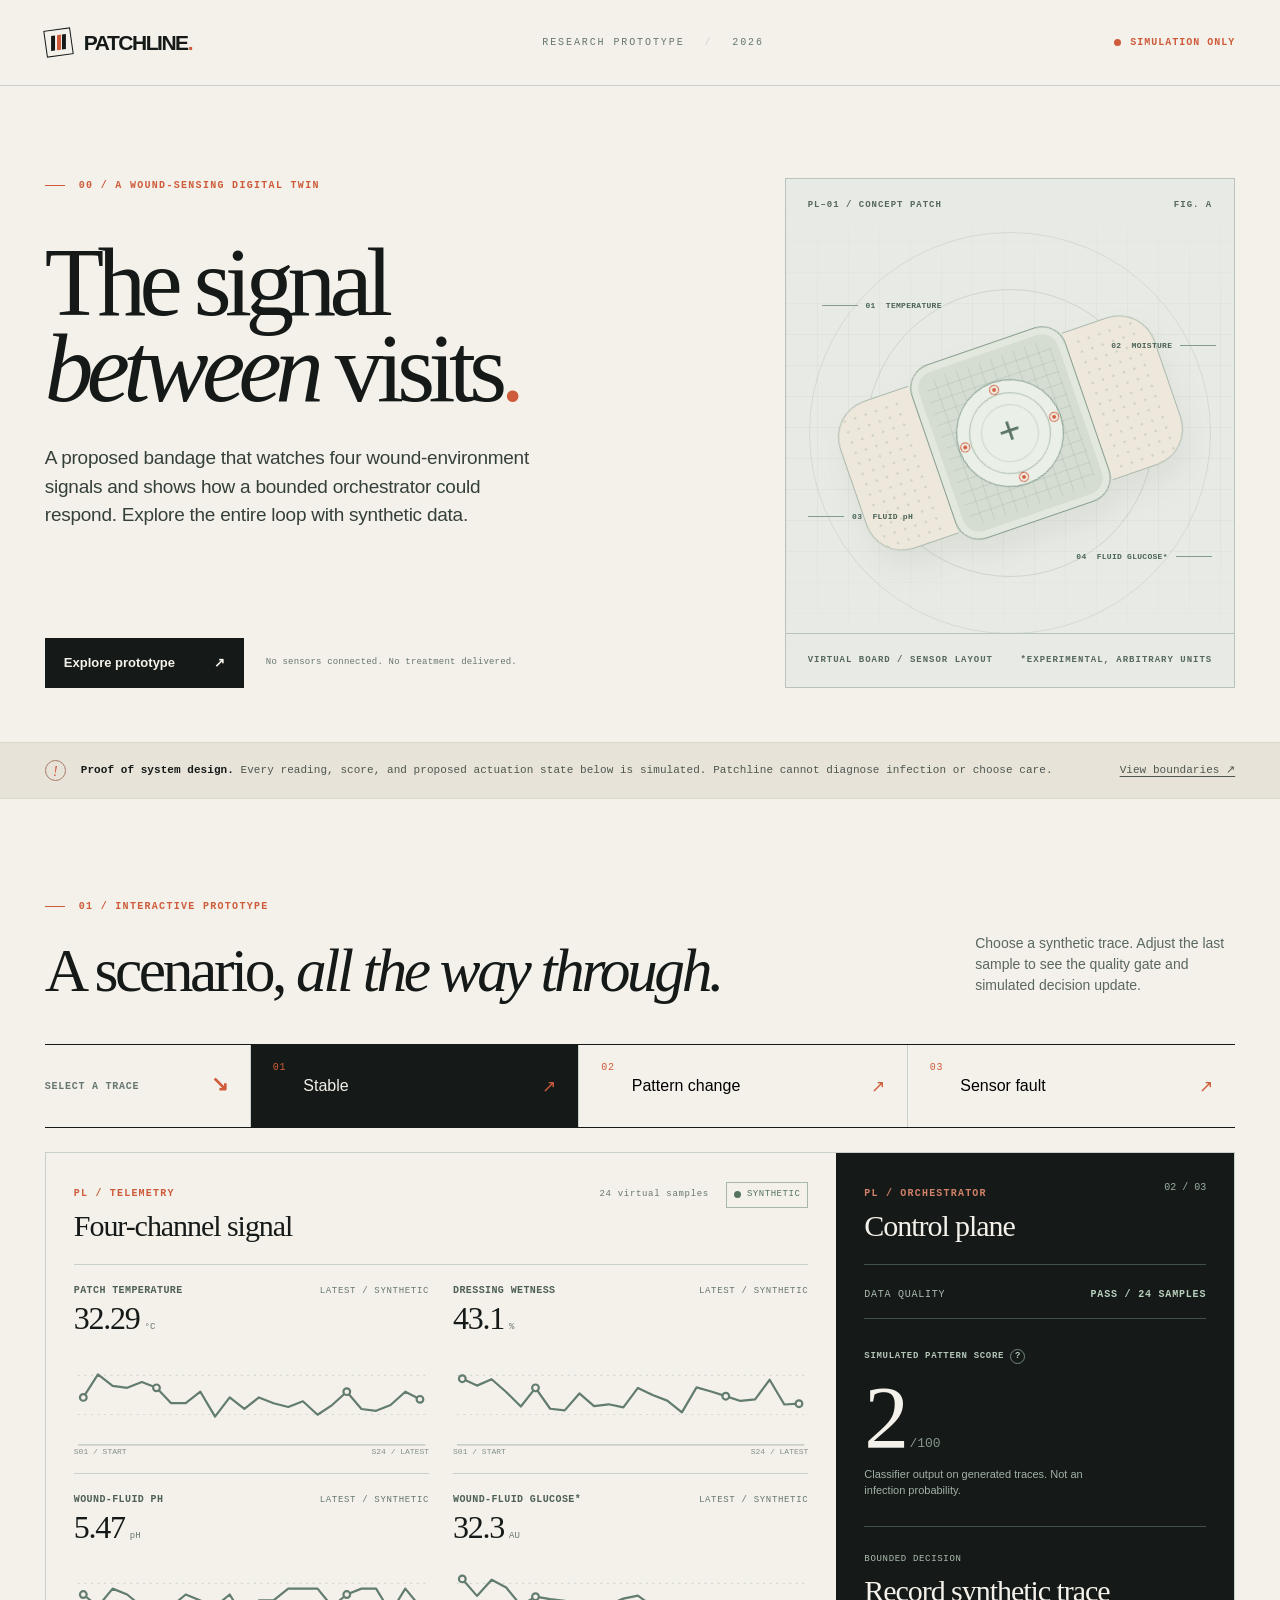
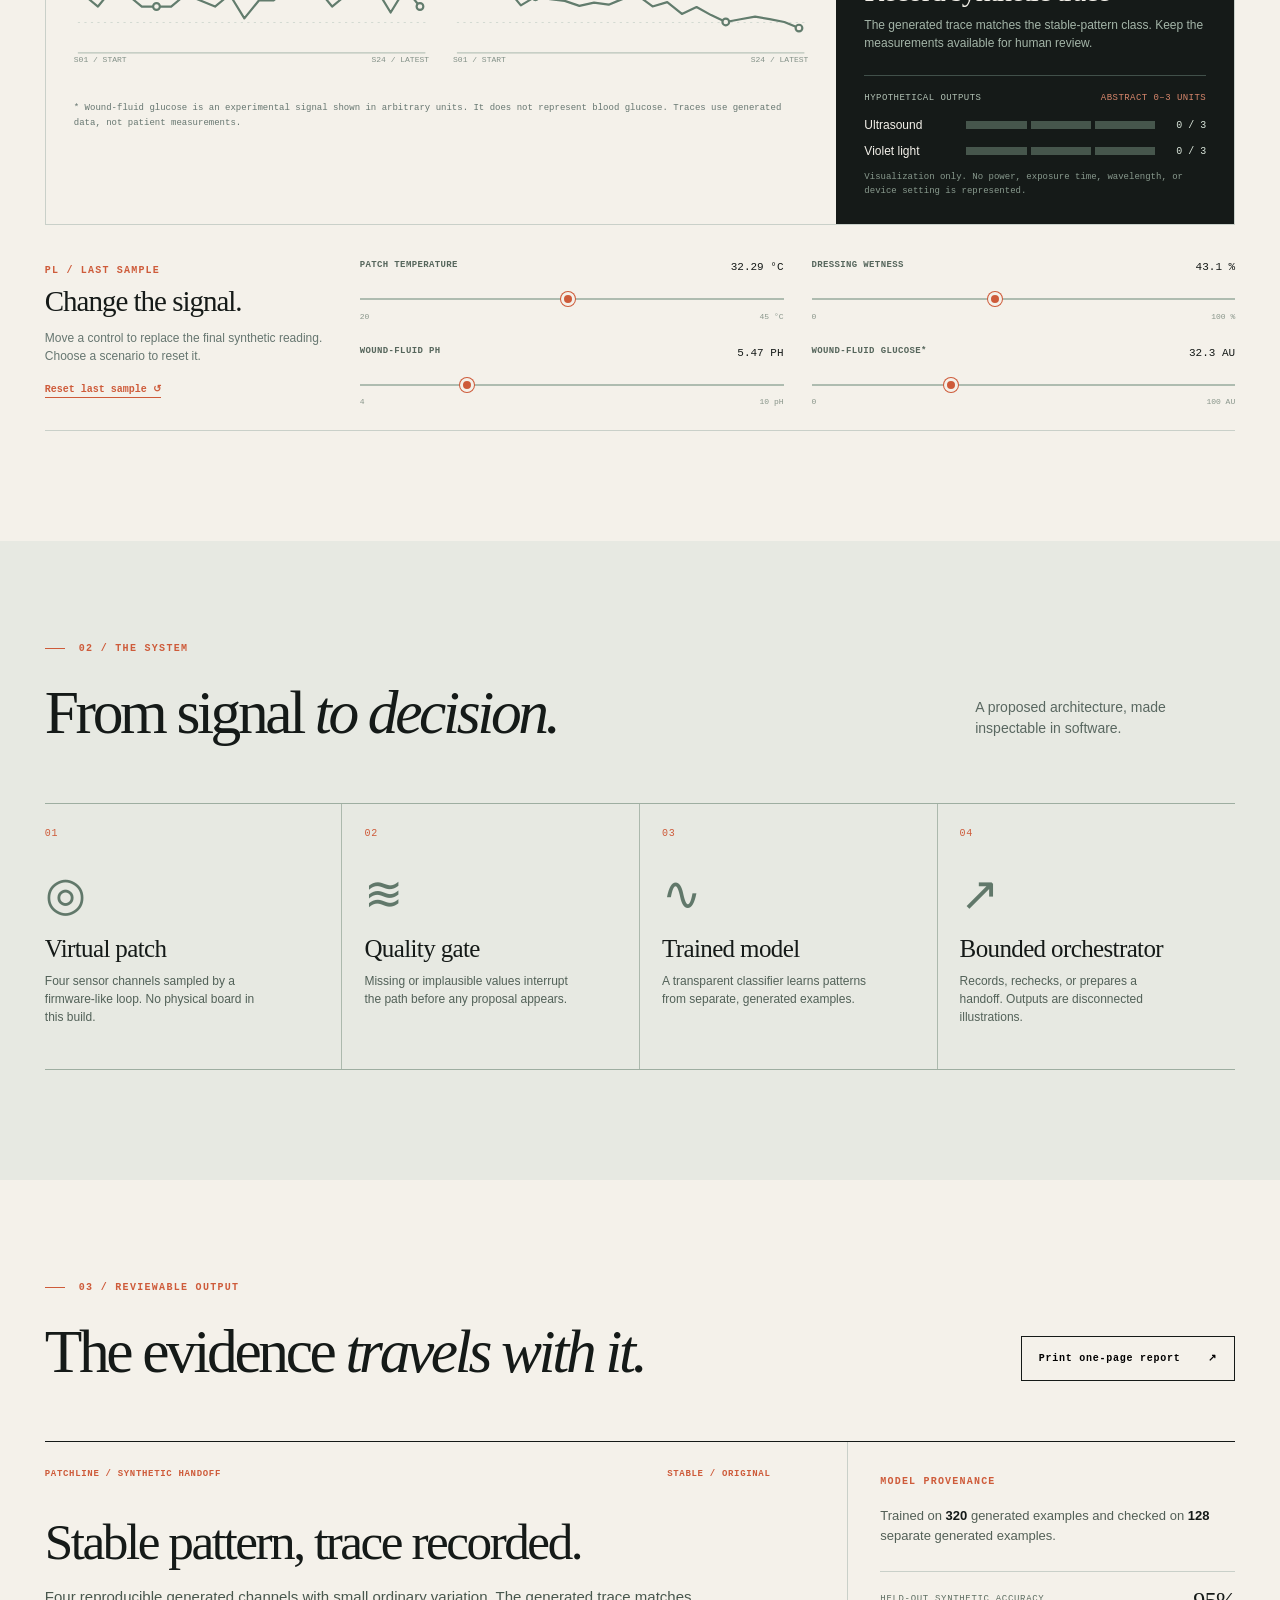
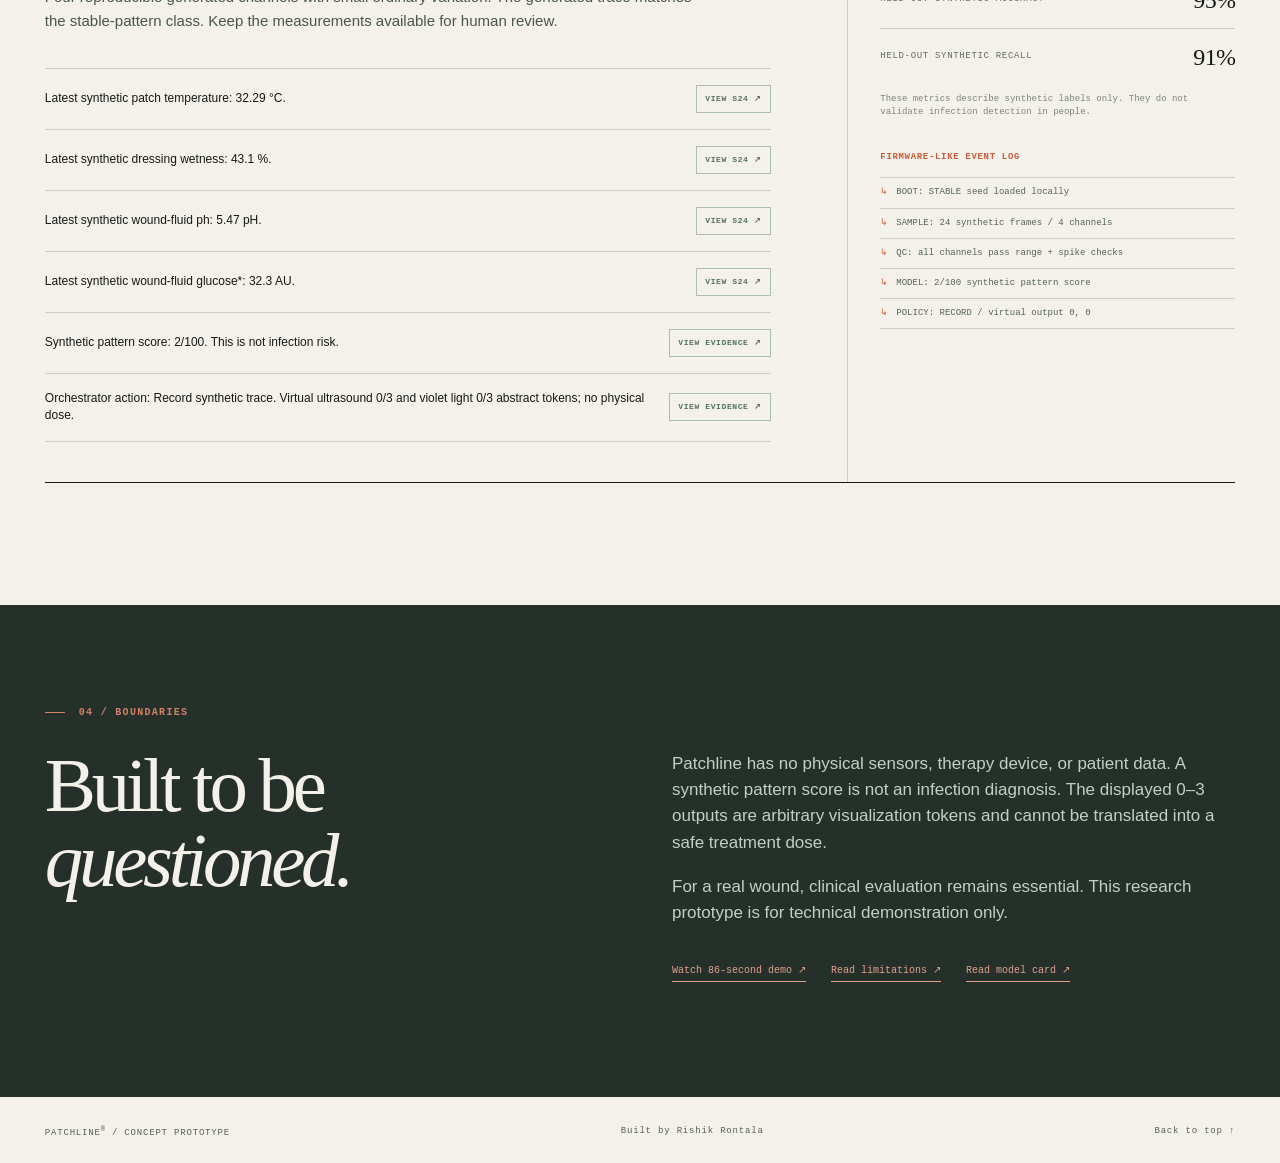
<file: index.html>
<!doctype html>
<html lang="en">
<head>
  <meta charset="utf-8">
  <meta name="viewport" content="width=device-width, initial-scale=1">
  <meta name="theme-color" content="#f4f1ea">
  <meta name="author" content="Rishik Rontala">
  <meta name="description" content="Patchline is an interactive, synthetic digital twin of a proposed smart bandage. Simulation only; no medical use.">
  <title>Patchline — The signal between visits</title>
  <link rel="stylesheet" href="./styles.css">
  <script type="module" src="./app.js"></script>
</head>
<body>
  <a class="skip-link" href="#main">Skip to prototype</a>
  <div class="page-shell">
    <header class="masthead" aria-label="Site header">
      <a class="brand" href="#top" aria-label="Patchline home"><span class="brand-mark" aria-hidden="true"><i></i><i></i><i></i></span><span>PATCHLINE<span class="brand-dot">.</span></span></a>
      <div class="masthead-center">RESEARCH PROTOTYPE <span aria-hidden="true">/</span> 2026</div>
      <div class="masthead-status"><span class="status-dot" aria-hidden="true"></span> SIMULATION ONLY</div>
    </header>

    <main id="main">
      <section id="top" class="hero" aria-labelledby="hero-title">
        <div class="hero-copy">
          <div class="section-index"><span class="index-bar"></span> 00 / A WOUND-SENSING DIGITAL TWIN</div>
          <h1 id="hero-title">The signal<br><em>between</em> visits<span class="period">.</span></h1>
          <p class="hero-lede">A proposed bandage that watches four wound-environment signals and shows how a bounded orchestrator could respond. Explore the entire loop with synthetic data.</p>
          <div class="hero-action-row">
            <a class="primary-link" href="#prototype">Explore prototype <span aria-hidden="true">↗</span></a>
            <span class="hero-fineprint">No sensors connected. No treatment delivered.</span>
          </div>
        </div>
        <div class="patch-panel" role="img" aria-label="Diagram of a conceptual smart bandage with four virtual sensor channels">
          <div class="patch-panel-head"><span>PL–01 / CONCEPT PATCH</span><span>FIG. A</span></div>
          <div class="patch-visual">
            <div class="patch-label patch-label-t"><span class="callout-line"></span><span>01&nbsp; TEMPERATURE</span></div>
            <div class="patch-label patch-label-m"><span class="callout-line"></span><span>02&nbsp; MOISTURE</span></div>
            <div class="patch-label patch-label-p"><span class="callout-line"></span><span>03&nbsp; FLUID pH</span></div>
            <div class="patch-label patch-label-g"><span class="callout-line"></span><span>04&nbsp; FLUID GLUCOSE*</span></div>
            <div class="patch-shape">
              <div class="patch-wing patch-wing-left"></div>
              <div class="patch-core">
                <div class="patch-core-grid"></div>
                <div class="patch-center">
                  <div class="patch-ring patch-ring-a"></div><div class="patch-ring patch-ring-b"></div>
                  <div class="patch-cross">+</div>
                  <span class="node node-t"></span><span class="node node-m"></span><span class="node node-p"></span><span class="node node-g"></span>
                </div>
              </div>
              <div class="patch-wing patch-wing-right"></div>
            </div>
          </div>
          <div class="patch-panel-foot"><span>VIRTUAL BOARD / SENSOR LAYOUT</span><span>*EXPERIMENTAL, ARBITRARY UNITS</span></div>
        </div>
      </section>

      <div class="safety-band"><span class="safety-sign">!</span><span><strong>Proof of system design.</strong> Every reading, score, and proposed actuation state below is simulated. Patchline cannot diagnose infection or choose care.</span><a href="#boundaries">View boundaries ↗</a></div>

      <section id="prototype" class="prototype-section" aria-labelledby="prototype-title">
        <div class="section-heading">
          <div><div class="section-index"><span class="index-bar"></span> 01 / INTERACTIVE PROTOTYPE</div><h2 id="prototype-title">A scenario, <em>all the way through.</em></h2></div>
          <p>Choose a synthetic trace. Adjust the last sample to see the quality gate and simulated decision update.</p>
        </div>

        <div class="scenario-bar" role="group" aria-label="Synthetic scenario">
          <div class="scenario-label">SELECT A TRACE <span>↘</span></div>
          <div class="scenario-controls">
            <button type="button" class="scenario-button" data-scenario="stable" aria-pressed="true"><span class="scenario-number">01</span><span>Stable</span><span class="scenario-arrow" aria-hidden="true">↗</span></button>
            <button type="button" class="scenario-button" data-scenario="change" aria-pressed="false"><span class="scenario-number">02</span><span>Pattern change</span><span class="scenario-arrow" aria-hidden="true">↗</span></button>
            <button type="button" class="scenario-button" data-scenario="fault" aria-pressed="false"><span class="scenario-number">03</span><span>Sensor fault</span><span class="scenario-arrow" aria-hidden="true">↗</span></button>
          </div>
        </div>

        <div class="workbench">
          <div class="trace-panel">
            <div class="module-header"><div><span class="module-id">PL / TELEMETRY</span><h3>Four-channel signal</h3></div><div class="module-header-right"><span id="sample-count">— samples</span><span class="live-tag"><span></span> SYNTHETIC</span></div></div>
            <div id="trace-grid" class="trace-grid" aria-live="polite"></div>
            <p class="module-caption">* Wound-fluid glucose is an experimental signal shown in arbitrary units. It does not represent blood glucose. Traces use generated data, not patient measurements.</p>
          </div>
          <aside class="decision-panel" aria-labelledby="decision-title">
            <div class="module-header module-header-dark"><div><span class="module-id">PL / ORCHESTRATOR</span><h3 id="decision-title">Control plane</h3></div><span class="decision-step">02 / 03</span></div>
            <div class="quality-row"><span>DATA QUALITY</span><strong id="quality-value">—</strong></div>
            <div class="score-block"><div class="score-label">SIMULATED PATTERN SCORE <button type="button" class="info-button" id="score-info" aria-label="What does simulated pattern score mean?" title="A score trained on synthetic traces; not an infection probability.">?</button></div><div class="score-value"><span id="score-value">—</span><span class="score-denominator">/100</span></div><p id="score-caption">Trained only on generated traces. Not an infection probability.</p></div>
            <div class="decision-outcome"><span class="decision-eyebrow">BOUNDED DECISION</span><h4 id="decision-label">Loading scenario…</h4><p id="decision-rationale">The quality gate runs before the simulated orchestrator.</p></div>
            <div class="virtual-outputs"><div class="virtual-outputs-head"><span>HYPOTHETICAL OUTPUTS</span><span>ABSTRACT 0–3 UNITS</span></div><div class="output-line"><span>Ultrasound</span><div class="level-track" id="ultrasound-track" aria-hidden="true"><i></i><i></i><i></i></div><strong id="ultrasound-value">0 / 3</strong></div><div class="output-line"><span>Violet light</span><div class="level-track" id="violet-track" aria-hidden="true"><i></i><i></i><i></i></div><strong id="violet-value">0 / 3</strong></div><p>Visualization only. No power, exposure time, wavelength, or device setting is represented.</p></div>
          </aside>
        </div>

        <div class="tuning-panel" aria-labelledby="tune-title"><div class="tuning-intro"><span class="module-id">PL / LAST SAMPLE</span><h3 id="tune-title">Change the signal.</h3><p>Move a control to replace the final synthetic reading. Choose a scenario to reset it.</p><button type="button" id="reset-controls" class="text-button">Reset last sample ↺</button></div><div id="manual-controls" class="manual-controls"></div></div>
      </section>

      <section class="pipeline-section" aria-labelledby="pipeline-title"><div class="section-heading compact"><div><div class="section-index"><span class="index-bar"></span> 02 / THE SYSTEM</div><h2 id="pipeline-title">From signal <em>to decision.</em></h2></div><p>A proposed architecture, made inspectable in software.</p></div><div class="pipeline-grid"><div class="pipeline-item"><span class="pipeline-num">01</span><div class="pipeline-icon">◎</div><h3>Virtual patch</h3><p>Four sensor channels sampled by a firmware-like loop. No physical board in this build.</p></div><div class="pipeline-item"><span class="pipeline-num">02</span><div class="pipeline-icon">≋</div><h3>Quality gate</h3><p>Missing or implausible values interrupt the path before any proposal appears.</p></div><div class="pipeline-item"><span class="pipeline-num">03</span><div class="pipeline-icon">∿</div><h3>Trained model</h3><p>A transparent classifier learns patterns from separate, generated examples.</p></div><div class="pipeline-item"><span class="pipeline-num">04</span><div class="pipeline-icon">↗</div><h3>Bounded orchestrator</h3><p>Records, rechecks, or prepares a handoff. Outputs are disconnected illustrations.</p></div></div></section>

      <section class="report-section" id="handoff" aria-labelledby="handoff-title"><div class="section-heading compact"><div><div class="section-index"><span class="index-bar"></span> 03 / REVIEWABLE OUTPUT</div><h2 id="handoff-title">The evidence <em>travels with it.</em></h2></div><button type="button" class="print-button" id="print-report">Print one-page report <span aria-hidden="true">↗</span></button></div><div class="report-layout"><div class="report-main"><div class="report-meta"><span>PATCHLINE / SYNTHETIC HANDOFF</span><span id="report-scenario">SCENARIO —</span></div><h3 id="report-headline">Awaiting scenario</h3><p id="report-summary">The handoff will summarize the generated readings and bounded decision.</p><div class="claim-list" id="claim-list"></div></div><aside class="report-side"><span class="module-id">MODEL PROVENANCE</span><p>Trained on <strong id="train-count">—</strong> generated examples and checked on <strong id="test-count">—</strong> separate generated examples.</p><div class="metric-row"><span>HELD-OUT SYNTHETIC ACCURACY</span><strong id="metric-accuracy">—</strong></div><div class="metric-row"><span>HELD-OUT SYNTHETIC RECALL</span><strong id="metric-recall">—</strong></div><p class="small-muted">These metrics describe synthetic labels only. They do not validate infection detection in people.</p><div class="event-log-title">FIRMWARE-LIKE EVENT LOG</div><ol id="event-log" class="event-log"></ol></aside></div></section>

      <section class="boundaries" id="boundaries"><div class="section-index"><span class="index-bar"></span> 04 / BOUNDARIES</div><div class="boundary-layout"><h2>Built to be<br><em>questioned.</em></h2><div><p>Patchline has no physical sensors, therapy device, or patient data. A synthetic pattern score is not an infection diagnosis. The displayed 0–3 outputs are arbitrary visualization tokens and cannot be translated into a safe treatment dose.</p><p>For a real wound, clinical evaluation remains essential. This research prototype is for technical demonstration only.</p><div class="boundary-links"><a href="./demo.html">Watch 86-second demo ↗</a><a href="./LIMITATIONS.md">Read limitations ↗</a><a href="./MODEL_CARD.md">Read model card ↗</a></div></div></div></section>
    </main>
    <footer class="footer"><span>PATCHLINE<sup>®</sup> / CONCEPT PROTOTYPE</span><span>Built by Rishik Rontala</span><a href="#top">Back to top ↑</a></footer>
  </div>
</body>
</html>
</file>
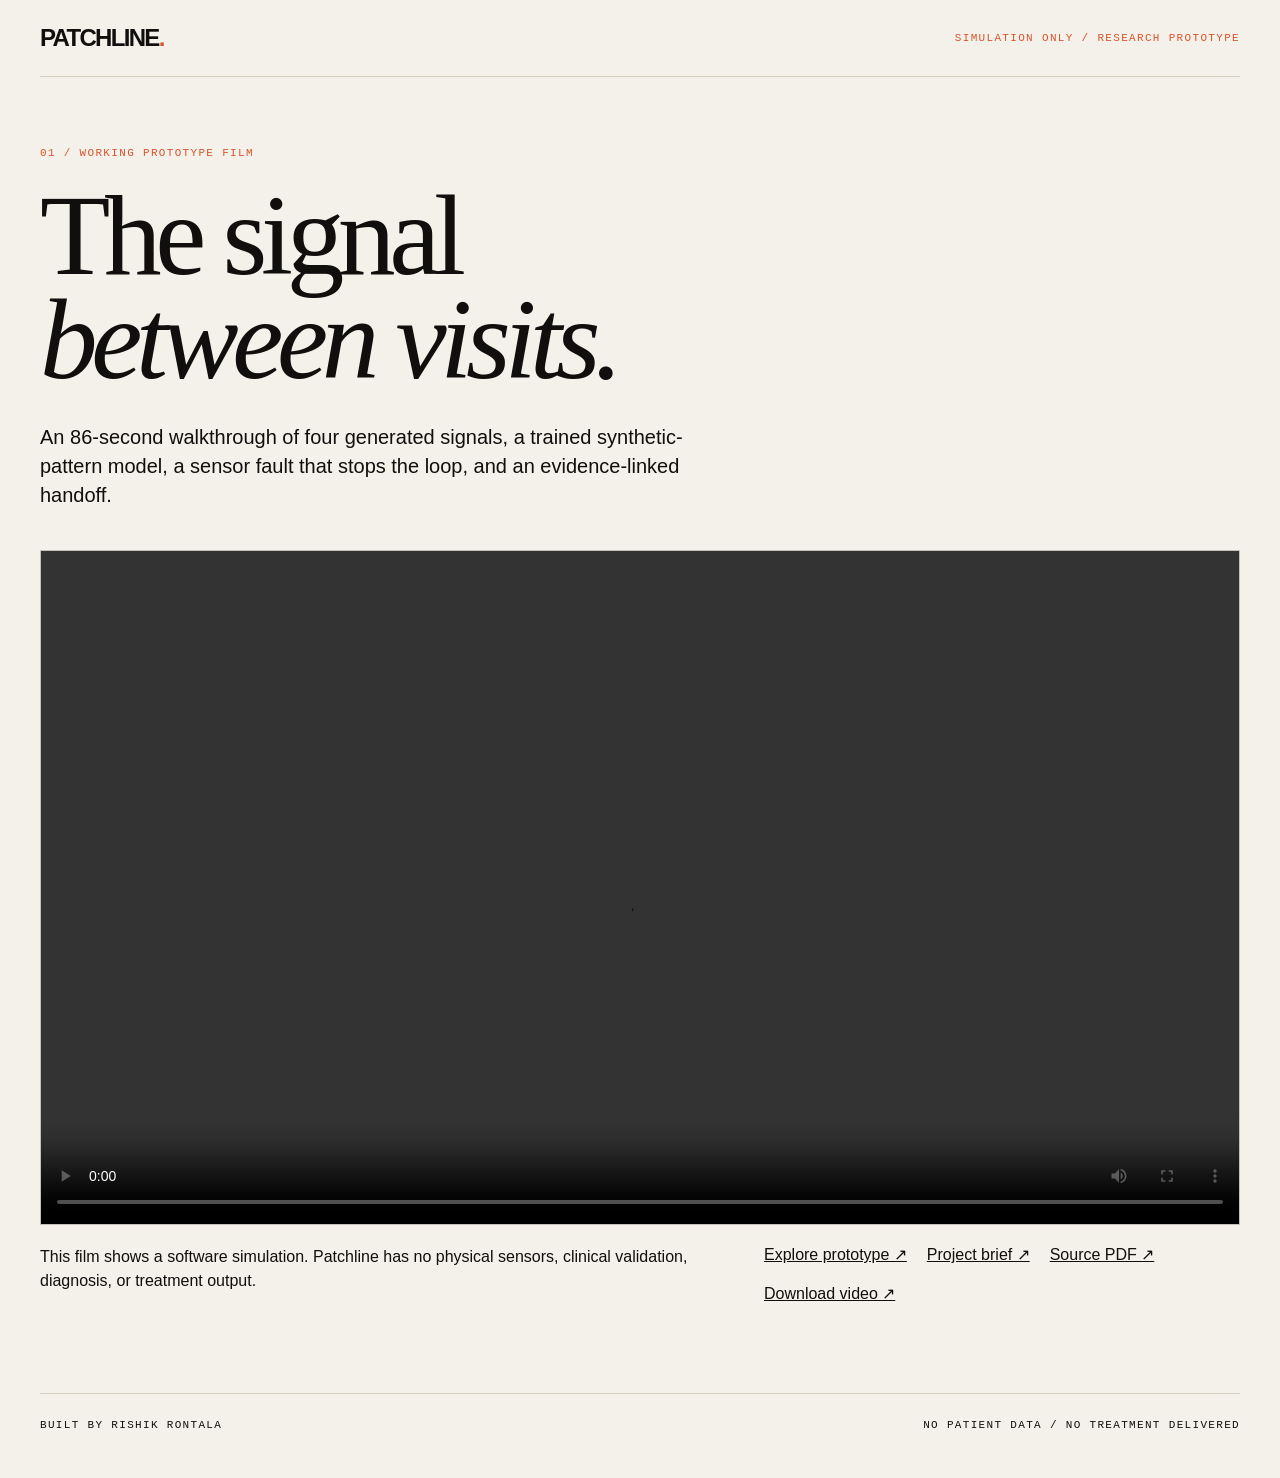
<file: demo.html>
<!doctype html>
<html lang="en">
<head>
  <meta charset="utf-8">
  <meta name="viewport" content="width=device-width, initial-scale=1">
  <meta name="theme-color" content="#f4f1ea">
  <meta name="author" content="Rishik Rontala">
  <title>Patchline — 86-second demo</title>
  <style>
    :root{color-scheme:light;font-family:Arial,Helvetica,sans-serif;color:#100f0d;background:#f4f1ea}
    *{box-sizing:border-box}body{margin:0}.wrap{width:min(1200px,calc(100% - 40px));margin:auto}
    header{border-bottom:1px solid #d4cec1;padding:24px 0;display:flex;justify-content:space-between;gap:20px;align-items:center}
    .brand{color:inherit;text-decoration:none;font-size:24px;font-weight:900;letter-spacing:-.07em}
    .tag,.kicker,.note{font-family:ui-monospace,SFMono-Regular,Menlo,monospace;font-size:11px;letter-spacing:.12em;text-transform:uppercase}
    .tag{color:#da532c}main{padding:70px 0 90px}.kicker{color:#da532c}
    h1{font-family:Georgia,serif;font-size:clamp(48px,9vw,120px);font-weight:400;line-height:.9;letter-spacing:-.055em;margin:25px 0 32px}
    h1 em{font-weight:400}.intro{max-width:680px;font-size:20px;line-height:1.45;margin:0 0 40px}
    video{width:100%;aspect-ratio:16/9;background:#100f0d;display:block;border:1px solid #c6c0b6}
    .under{display:flex;justify-content:space-between;align-items:start;gap:24px;padding-top:20px}
    .under p{margin:0;max-width:700px;line-height:1.5}.actions{display:flex;gap:20px;flex-wrap:wrap}
    a{color:inherit}a:hover{color:#b44223}footer{border-top:1px solid #d4cec1;padding:25px 0 45px;display:flex;justify-content:space-between;gap:20px}
    @media(max-width:700px){header,footer,.under{display:block}header .tag{margin-top:10px}.actions{margin-top:20px}main{padding-top:55px}h1{margin-bottom:24px}.intro{font-size:17px}}
  </style>
</head>
<body>
  <header class="wrap"><a class="brand" href="./index.html">PATCHLINE<span style="color:#da532c">.</span></a><span class="tag">SIMULATION ONLY / RESEARCH PROTOTYPE</span></header>
  <main class="wrap">
    <div class="kicker">01 / WORKING PROTOTYPE FILM</div>
    <h1>The signal<br><em>between visits.</em></h1>
    <p class="intro">An 86-second walkthrough of four generated signals, a trained synthetic-pattern model, a sensor fault that stops the loop, and an evidence-linked handoff.</p>
    <video controls preload="metadata" playsinline aria-label="Patchline prototype demonstration, silent, 86 seconds">
      <source src="./submission/Patchline-Demo.mp4" type="video/mp4">
      Your browser cannot play this video. <a href="./submission/Patchline-Demo.mp4">Download the MP4</a>.
    </video>
    <div class="under"><p>This film shows a software simulation. Patchline has no physical sensors, clinical validation, diagnosis, or treatment output.</p><div class="actions"><a href="./index.html#prototype">Explore prototype ↗</a><a href="./submission/Patchline-One-Page.pdf">Project brief ↗</a><a href="./submission/Patchline-Code.pdf">Source PDF ↗</a><a href="./submission/Patchline-Demo.mp4" download>Download video ↗</a></div></div>
  </main>
  <footer class="wrap"><span class="note">Built by Rishik Rontala</span><span class="note">No patient data / No treatment delivered</span></footer>
</body>
</html>
</file>
<file: styles.css>
:root{--paper:#f4f1ea;--ink:#151a18;--muted:#667670;--rule:#c9d0c9;--signal:#ce5b3a;--red:#a74236;--green:#627c6d;--panel:#e9eae2;--serif:"Iowan Old Style","Baskerville","Times New Roman",serif;--sans:"Helvetica Neue",Arial,sans-serif;--mono:"SFMono-Regular",Menlo,Monaco,Consolas,monospace}
*{box-sizing:border-box}
html{scroll-behavior:smooth}
body{margin:0;color:var(--ink);background:var(--paper);font-family:var(--sans);-webkit-font-smoothing:antialiased}
button,input{font:inherit}
button{cursor:pointer}
a{color:inherit;text-decoration:none}
a:hover{text-decoration:none}
:focus-visible{outline:2px solid var(--signal);outline-offset:4px}
::selection{background:#d9a690;color:var(--ink)}
.page-shell{max-width:1720px;margin:auto;overflow:hidden}
.skip-link{position:absolute;top:-60px;left:20px;padding:10px;background:var(--ink);color:white;z-index:100}
.skip-link:focus{top:10px}
.masthead{height:86px;padding:0 3.5vw;display:flex;align-items:center;justify-content:space-between;border-bottom:1px solid var(--rule)}
.brand{display:flex;align-items:center;gap:12px;font-family:var(--sans);font-size:21px;font-weight:800;letter-spacing:-.07em}
.brand-dot{color:var(--signal)}
.brand-mark{width:27px;height:27px;border:1px solid var(--ink);display:grid;grid-template-columns:repeat(3,1fr);align-items:center;gap:2px;padding:5px;transform:rotate(-8deg)}
.brand-mark i{background:var(--ink);height:100%;transform:skew(-8deg)}
.brand-mark i:nth-child(2){background:var(--signal)}
.masthead-center,.masthead-status,.section-index,.patch-panel-head,.patch-panel-foot,.hero-fineprint,.safety-band,.scenario-label,.scenario-number,.module-id,.module-header-right,.module-caption,.quality-row,.score-label,.decision-eyebrow,.virtual-outputs-head,.virtual-outputs>p,.pipeline-num,.report-meta,.metric-row,.event-log-title,.small-muted,.footer,.manual-control label,.manual-value,.trace-unit,.trace-meta,.trace-axis,.claim-source,.live-tag,.print-button,.text-button{font-family:var(--mono);font-size:10px;font-weight:500;line-height:1.5;letter-spacing:.075em}
.masthead-center{color:var(--muted);letter-spacing:.19em}
.masthead-center span{padding:0 12px;color:var(--rule)}
.masthead-status{display:flex;align-items:center;gap:9px;color:var(--signal);font-weight:700;letter-spacing:.1em}
.status-dot,.live-tag span{width:7px;height:7px;border-radius:50%;background:currentColor;display:inline-block}
.hero{padding:92px 3.5vw 54px;display:grid;grid-template-columns:minmax(0,1.2fr) minmax(390px,.8fr);gap:5vw;min-height:656px}
.hero-copy{position:relative;display:flex;flex-direction:column;align-items:flex-start;min-width:0}
.section-index{display:flex;align-items:center;gap:14px;color:var(--signal);font-weight:700;letter-spacing:.13em}
.index-bar{display:block;width:20px;height:1px;background:currentColor}
.hero h1{font-family:var(--serif);font-weight:400;font-size:clamp(64px,7.6vw,125px);letter-spacing:-.068em;line-height:.88;margin:47px 0 33px}
.hero h1 em,.section-heading h2 em,.boundary-layout h2 em{font-weight:400}
.period{color:var(--signal)}
.hero-lede{font-size:19px;line-height:1.5;max-width:510px;margin:0;color:#35403b;letter-spacing:-.013em}
.hero-action-row{margin-top:auto;padding-top:44px;display:flex;gap:22px;align-items:center;flex-wrap:wrap}
.primary-link{background:var(--ink);color:var(--paper);padding:17px 19px 18px;min-width:199px;display:flex;justify-content:space-between;align-items:center;font-size:13px;font-weight:600;transition:background .2s ease,transform .2s ease}
.primary-link:hover{background:var(--signal);transform:translateY(-2px)}
.hero-fineprint{color:var(--muted);font-size:9px;letter-spacing:.02em}
.patch-panel{position:relative;min-height:480px;min-width:0;background:#e8ebe5;border:1px solid #b8c4bb;display:flex;flex-direction:column;overflow:hidden}
.patch-panel:before{content:"";position:absolute;inset:0;background-image:linear-gradient(#c7d2c944 1px,transparent 1px),linear-gradient(90deg,#c7d2c944 1px,transparent 1px);background-size:31px 31px;mask-image:linear-gradient(to bottom,transparent 3%,black 30%,black 68%,transparent 95%);pointer-events:none}
.patch-panel-head,.patch-panel-foot{position:relative;z-index:2;display:flex;justify-content:space-between;padding:20px 22px;color:#56675d;font-size:9px;font-weight:700;letter-spacing:.11em}
.patch-panel-foot{margin-top:auto;border-top:1px solid #b8c4bb;align-items:center}
.patch-visual{position:relative;min-height:380px;flex:1;display:flex;align-items:center;justify-content:center}
.patch-visual:before,.patch-visual:after{content:"";position:absolute;border:1px solid #bec9c0;border-radius:50%;width:400px;height:400px;opacity:.5}
.patch-visual:after{width:286px;height:286px;opacity:.65}
.patch-shape{width:clamp(250px,26vw,372px);height:190px;position:relative;display:flex;align-items:center;filter:drop-shadow(0 18px 14px #64736819);transform:rotate(-19deg);z-index:1}
.patch-wing{height:156px;flex:1;background:#eee8dc;border:1px solid #aab9ad;position:relative;z-index:1}
.patch-wing:before{content:"";position:absolute;inset:7px;background-image:radial-gradient(#b9c6b7 1px,transparent 1.1px);background-size:11px 11px;opacity:.65}
.patch-wing-left{border-radius:38px 0 0 38px;border-right:0}
.patch-wing-right{border-radius:0 38px 38px 0;border-left:0}
.patch-core{width:49%;height:184px;flex:none;border-radius:25px;background:#d5ddd2;border:1px solid #879d8e;position:relative;z-index:2;display:flex;align-items:center;justify-content:center;box-shadow:inset 0 0 0 7px #e2e8de}
.patch-core-grid{position:absolute;inset:14px;border-radius:16px;background:repeating-linear-gradient(0deg,transparent 0 11px,#9eb2a150 11px 12px),repeating-linear-gradient(90deg,transparent 0 11px,#9eb2a150 11px 12px)}
.patch-center{width:108px;height:108px;background:#eaf0e8;border:1px solid #809889;border-radius:50%;position:relative;display:flex;align-items:center;justify-content:center}
.patch-ring{position:absolute;border-radius:50%;border:1px solid #a9b8aa;inset:12px}.patch-ring-b{inset:24px;border-color:#cad5c9}
.patch-cross{font-family:var(--mono);font-size:38px;color:#597365;font-weight:200;line-height:1}
.node{position:absolute;width:8px;height:8px;background:var(--signal);border:2px solid #f3f1e9;border-radius:50%;box-shadow:0 0 0 1px var(--signal)}
.node-t{top:3px;left:48px}.node-m{bottom:3px;left:48px}.node-p{left:2px;top:48px}.node-g{right:2px;top:48px}
.patch-label{position:absolute;z-index:3;display:flex;gap:8px;align-items:center;color:#496354;font-family:var(--mono);font-size:8px;font-weight:700;letter-spacing:.035em;white-space:nowrap}
.callout-line{width:36px;height:1px;background:#829d8d}
.patch-label-t{top:17%;left:8%}.patch-label-m{top:27%;right:4%;flex-direction:row-reverse}.patch-label-p{bottom:28%;left:5%}.patch-label-g{bottom:18%;right:5%;flex-direction:row-reverse}
.safety-band{padding:17px 3.5vw;display:flex;align-items:center;gap:15px;background:#e7e3d9;border-top:1px solid #d7d7cb;border-bottom:1px solid #d7d7cb;color:#4e5750;letter-spacing:.005em;font-size:11px}
.safety-band strong{color:var(--ink)}.safety-band a{margin-left:auto;text-decoration:underline;text-underline-offset:3px;white-space:nowrap}.safety-sign{font-family:var(--serif);font-style:italic;border:1px solid #a87967;color:var(--signal);border-radius:50%;width:21px;height:21px;display:grid;place-items:center;flex:none;font-size:14px}
.prototype-section,.pipeline-section,.report-section,.boundaries{padding:100px 3.5vw 110px}
.section-heading{display:flex;justify-content:space-between;gap:30px;align-items:end;margin-bottom:44px}
.section-heading h2,.boundary-layout h2{font-family:var(--serif);font-size:clamp(42px,4.8vw,74px);font-weight:400;letter-spacing:-.055em;line-height:.98;margin:26px 0 0}
.section-heading>p{max-width:260px;color:#596760;font-size:14px;line-height:1.5;margin:0 0 4px}
.scenario-bar{display:grid;grid-template-columns:205px 1fr;border-top:1px solid var(--ink);border-bottom:1px solid var(--ink)}
.scenario-label{display:flex;align-items:center;justify-content:space-between;padding:0 20px 0 0;color:var(--muted);font-weight:700}.scenario-label span{font-size:21px;color:var(--signal)}
.scenario-controls{display:grid;grid-template-columns:repeat(3,1fr)}
.scenario-button{border:0;border-left:1px solid var(--rule);border-radius:0;background:transparent;min-height:82px;padding:15px 22px;display:flex;align-items:center;gap:17px;text-align:left;font-size:16px;font-weight:500;transition:background .2s ease,color .2s ease}
.scenario-button:hover{background:#ebe9e0}.scenario-button[aria-pressed="true"]{background:var(--ink);color:var(--paper)}
.scenario-number{color:var(--signal);align-self:flex-start}.scenario-arrow{margin-left:auto;font-size:17px;color:var(--signal)}
.workbench{display:grid;grid-template-columns:minmax(0,1.53fr) minmax(355px,.77fr);margin-top:24px;border:1px solid var(--rule);min-height:550px}
.trace-panel{padding:29px 28px 20px;min-width:0}
.module-header{display:flex;justify-content:space-between;align-items:start;gap:12px;padding-bottom:22px;border-bottom:1px solid var(--rule)}
.module-id{color:var(--signal);font-weight:700;letter-spacing:.12em}
.module-header h3,.tuning-intro h3{font-family:var(--serif);font-size:30px;letter-spacing:-.035em;line-height:1.1;margin:8px 0 0;font-weight:400}
.module-header-right{display:flex;align-items:center;gap:17px;color:var(--muted);font-size:9px;white-space:nowrap}
.live-tag{border:1px solid #a6b8a8;color:#55735d;padding:5px 7px;display:inline-flex;align-items:center;gap:6px;letter-spacing:.06em;font-size:9px}
.trace-grid{display:grid;grid-template-columns:repeat(2,minmax(0,1fr));gap:0 24px}
.trace-card{padding:20px 0 15px;border-bottom:1px solid var(--rule);min-width:0}
.trace-card:nth-last-child(-n+2){border-bottom:0}
.trace-head{display:flex;align-items:start;justify-content:space-between;gap:8px}
.trace-name{font-family:var(--mono);font-size:10px;color:#4e6055;letter-spacing:.04em;text-transform:uppercase;font-weight:700}
.trace-reading{font-family:var(--serif);font-size:32px;letter-spacing:-.04em;line-height:1;margin-top:6px;display:flex;align-items:baseline;gap:5px;font-variant-numeric:tabular-nums}
.trace-unit{font-size:9px;color:var(--muted);letter-spacing:.02em}
.trace-meta{color:var(--muted);font-size:9px;white-space:nowrap;text-align:right}
.trace-svg{display:block;width:100%;height:101px;margin-top:10px;overflow:visible}
.trace-gridline{stroke:#d3dad2;stroke-width:1;stroke-dasharray:2 4}.trace-baseline{stroke:#b9c4ba;stroke-width:1}.trace-path{fill:none;stroke:var(--green);stroke-width:2.2;stroke-linecap:round;stroke-linejoin:round;vector-effect:non-scaling-stroke}.trace-card.is-changing .trace-path{stroke:var(--signal)}.trace-card.is-fault .trace-path{stroke:var(--red);stroke-dasharray:3 4}.trace-point{fill:var(--paper);stroke:var(--green);stroke-width:2}.trace-point.is-highlighted,.trace-card.is-changing .trace-point{stroke:var(--signal)}.trace-point.is-highlighted{r:5;stroke-width:3}.trace-gap{fill:var(--red)}
.trace-axis{display:flex;justify-content:space-between;color:#829087;font-size:8px;letter-spacing:0}
.module-caption{font-size:9px;color:var(--muted);margin:20px 0 0;letter-spacing:0;line-height:1.6}
.decision-panel{background:var(--ink);color:var(--paper);padding:29px 28px 26px;min-width:0;display:flex;flex-direction:column}
.module-header-dark{border-color:#41504a}.module-header-dark .module-id{color:#d18168}.decision-step{font-family:var(--mono);font-size:10px;color:#9aafa2}
.quality-row{margin:22px 0 0;padding-bottom:16px;border-bottom:1px solid #41504a;display:flex;justify-content:space-between;color:#abbab0;font-size:10px}.quality-row strong{color:#b9d0bd;font-size:10px;letter-spacing:.08em}.decision-panel.is-fault .quality-row strong{color:#eca291}
.score-block{padding-top:30px}.score-label{color:#b3c4b7;display:flex;align-items:center;gap:6px;font-size:9px;font-weight:700}.info-button{width:15px;height:15px;border:1px solid #73877b;background:none;color:#b3c4b7;border-radius:50%;padding:0;font-size:9px;line-height:13px}.info-button:hover{background:#324039}.score-value{font-family:var(--serif);font-size:clamp(74px,7vw,110px);letter-spacing:-.075em;line-height:1;margin:8px 0 0;font-variant-numeric:tabular-nums;white-space:nowrap}.score-denominator{font-family:var(--mono);font-size:13px;letter-spacing:0;color:#84978a;margin-left:7px}.score-block p{font-size:11px;line-height:1.5;color:#a2b1a5;margin:4px 0 0;max-width:260px}
.decision-outcome{margin-top:27px;border-top:1px solid #41504a;padding-top:20px}.decision-eyebrow{color:#afc0b1;font-size:9px}.decision-outcome h4{font-family:var(--serif);font-size:30px;font-weight:400;line-height:1.05;letter-spacing:-.035em;margin:9px 0}.decision-outcome p{font-size:12px;color:#a4b5a8;line-height:1.5;margin:0}
.virtual-outputs{margin-top:auto;padding-top:23px}.virtual-outputs-head{border-top:1px solid #41504a;padding-top:16px;margin-bottom:13px;display:flex;justify-content:space-between;gap:8px;color:#b0c0b3;font-size:9px;letter-spacing:.05em}.virtual-outputs-head span:last-child{color:#d8876c}.output-line{display:grid;grid-template-columns:92px 1fr 41px;gap:10px;align-items:center;margin:12px 0;font-size:12px}.output-line strong{font-family:var(--mono);font-size:10px;text-align:right;font-weight:500;color:#d8e4d9}.level-track{display:flex;gap:4px}.level-track i{height:8px;flex:1;background:#46564c;display:block}.level-track i.on{background:var(--signal)}.virtual-outputs>p{color:#88998d;font-size:9px;letter-spacing:0;line-height:1.5;margin:13px 0 0}
.tuning-panel{display:grid;grid-template-columns:280px 1fr;gap:35px;padding:34px 0 0;border-bottom:1px solid var(--rule)}
.tuning-intro h3{font-size:29px}.tuning-intro p{font-size:12px;color:var(--muted);line-height:1.5;margin:11px 0 13px}.text-button{padding:0;border:0;border-bottom:1px solid var(--signal);background:none;color:var(--signal);font-weight:700;letter-spacing:0;line-height:1.5}.text-button:hover{color:var(--ink);border-color:var(--ink)}
.manual-controls{display:grid;grid-template-columns:repeat(2,minmax(0,1fr));gap:0 28px}.manual-control{padding:0 0 24px}.manual-control label{display:flex;justify-content:space-between;gap:10px;font-size:9px;color:#56665c;letter-spacing:.04em;text-transform:uppercase;font-weight:700}.manual-value{font-size:11px;color:var(--ink);white-space:nowrap;letter-spacing:0}.manual-control input[type="range"]{appearance:none;width:100%;height:17px;margin:15px 0 4px;background:transparent;cursor:pointer}.manual-control input[type="range"]::-webkit-slider-runnable-track{height:2px;background:#aebcb0}.manual-control input[type="range"]::-moz-range-track{height:2px;background:#aebcb0}.manual-control input[type="range"]::-webkit-slider-thumb{appearance:none;width:14px;height:14px;border-radius:50%;background:var(--signal);border:3px solid var(--paper);box-shadow:0 0 0 1px var(--signal);margin-top:-6px}.manual-control input[type="range"]::-moz-range-thumb{width:9px;height:9px;border-radius:50%;background:var(--signal);border:3px solid var(--paper);box-shadow:0 0 0 1px var(--signal)}.range-ends{display:flex;justify-content:space-between;color:#89968b;font-family:var(--mono);font-size:8px}
.pipeline-section{background:#e7e9e2}.section-heading.compact{margin-bottom:60px}.pipeline-grid{display:grid;grid-template-columns:repeat(4,1fr);border-top:1px solid #9eaea1;border-bottom:1px solid #9eaea1}.pipeline-item{min-height:265px;padding:18px 22px 25px;border-right:1px solid #acb9ad;position:relative}.pipeline-item:first-child{padding-left:0}.pipeline-item:last-child{border-right:0}.pipeline-num{color:var(--signal);font-size:10px}.pipeline-icon{font-family:var(--serif);font-size:47px;line-height:1;color:#61786a;margin-top:30px;height:51px}.pipeline-item h3{font-family:var(--serif);font-size:25px;font-weight:400;letter-spacing:-.025em;margin:13px 0 9px}.pipeline-item p{font-size:12px;color:#526158;line-height:1.5;max-width:210px;margin:0}
.report-section{padding-bottom:122px}.print-button{background:transparent;border:1px solid var(--ink);padding:14px 17px;font-size:10px;font-weight:700;white-space:nowrap;display:flex;gap:28px}.print-button:hover{background:var(--ink);color:var(--paper)}
.report-layout{display:grid;grid-template-columns:1.35fr .65fr;border-top:1px solid var(--ink);border-bottom:1px solid var(--ink)}.report-main{padding:26px 6vw 40px 0;border-right:1px solid var(--rule)}.report-meta{display:flex;justify-content:space-between;gap:20px;color:var(--signal);font-size:9px;font-weight:700}.report-main h3{font-family:var(--serif);font-size:clamp(36px,4vw,62px);font-weight:400;letter-spacing:-.048em;line-height:1.05;margin:34px 0 16px}.report-main>p{max-width:670px;font-size:15px;color:#48574d;line-height:1.6;margin:0 0 35px}.claim-list{display:flex;flex-direction:column;border-top:1px solid var(--rule)}.claim-row{padding:16px 0;border-bottom:1px solid var(--rule);display:grid;grid-template-columns:1fr auto;gap:16px;align-items:center}.claim-row>span{font-size:12px;line-height:1.45}.claim-source{padding:7px 8px;border:1px solid #adbdb0;background:transparent;color:#527363;font-size:8px;font-weight:700;white-space:nowrap}.claim-source:hover,.claim-source:focus-visible{background:var(--green);color:white}.report-side{padding:28px 0 30px 32px}.report-side>p{font-size:13px;line-height:1.55;color:#536057;margin:17px 0 25px}.report-side>p strong{color:var(--ink)}.metric-row{border-top:1px solid var(--rule);padding:10px 0;display:flex;justify-content:space-between;gap:12px;align-items:center;color:#5d6d61;font-size:9px}.metric-row strong{font-family:var(--serif);font-size:24px;font-weight:400;letter-spacing:-.03em;color:var(--ink)}.report-side .small-muted{margin:8px 0 31px;color:#7b887c;font-size:9px;line-height:1.5;letter-spacing:0}.event-log-title{font-weight:700;color:var(--signal);font-size:9px}.event-log{list-style:none;padding:0;margin:13px 0 0;border-top:1px solid var(--rule)}.event-log li{padding:8px 0;border-bottom:1px solid var(--rule);font-family:var(--mono);font-size:9px;line-height:1.45;color:#53635a}.event-log li:before{content:"↳";color:var(--signal);padding-right:8px}
.boundaries{background:#26302a;color:var(--paper);padding-bottom:115px}.boundaries .section-index{color:#d38167}.boundary-layout{display:grid;grid-template-columns:1fr 1fr;gap:5vw;align-items:start}.boundary-layout h2{font-size:clamp(65px,6vw,100px);margin-top:28px}.boundary-layout>div{padding-top:31px}.boundary-layout p{font-size:17px;color:#c2d0c3;line-height:1.55;margin:0 0 18px;max-width:570px}.boundary-links{display:flex;flex-wrap:wrap;gap:25px;margin-top:37px}.boundary-links a{font-family:var(--mono);font-size:10px;color:#e0a18c;border-bottom:1px solid #e0a18c;padding-bottom:5px}.boundary-links a:hover{color:white;border-color:white}.footer{display:flex;justify-content:space-between;gap:20px;align-items:center;padding:27px 3.5vw;font-size:9px;color:#536257;letter-spacing:.09em}.footer sup{font-size:7px}.footer a:hover{color:var(--signal)}
@media(max-width:1100px){.hero{grid-template-columns:1fr .83fr;gap:2.5vw}.hero h1{font-size:clamp(56px,7vw,88px)}.patch-label{font-size:7px}.patch-label .callout-line{width:22px}.workbench{grid-template-columns:1.3fr .8fr}.trace-grid{gap:0 14px}.scenario-bar{grid-template-columns:150px 1fr}.scenario-button{gap:7px;padding:12px 14px;font-size:14px}}
@media(max-width:850px){.masthead-center{display:none}.hero{grid-template-columns:1fr;min-height:auto;padding-top:65px}.hero-copy{min-height:470px}.hero h1{font-size:clamp(66px,12vw,105px)}.patch-panel{min-height:420px}.workbench{grid-template-columns:1fr}.decision-panel{min-height:420px}.score-value{font-size:94px}.decision-panel{display:grid;grid-template-columns:1fr 1fr;gap:0 28px}.decision-panel .module-header,.decision-panel .quality-row{grid-column:1/-1}.decision-panel .virtual-outputs{grid-column:1/-1}.score-block{padding-top:24px}.decision-outcome{margin-top:24px}.tuning-panel{grid-template-columns:1fr;gap:22px}.pipeline-grid{grid-template-columns:repeat(2,1fr)}.pipeline-item:nth-child(2){border-right:0}.pipeline-item:nth-child(-n+2){border-bottom:1px solid #acb9ad}.report-layout{grid-template-columns:1fr}.report-main{border-right:0;border-bottom:1px solid var(--rule);padding-right:0}.report-side{padding-left:0}.boundary-layout{gap:20px}}
@media(max-width:620px){.masthead{height:66px;padding:0 20px}.brand{font-size:19px}.masthead-status{font-size:8px}.hero{padding:53px 20px 32px;grid-template-columns:minmax(0,1fr)}.hero-copy{min-height:430px}.hero h1{font-size:clamp(49px,13.5vw,72px);margin:40px 0 24px}.hero-lede{font-size:16px}.hero-action-row{gap:14px;padding-top:30px}.hero-fineprint{width:100%}.patch-panel{min-height:365px}.patch-visual{min-height:300px}.patch-shape{height:150px;width:270px}.patch-wing{height:120px}.patch-core{height:147px}.patch-label{font-size:6px}.patch-label-t{top:13%;left:4%}.patch-label-m{top:22%;right:3%}.patch-label-p{bottom:23%;left:2%}.patch-label-g{bottom:12%;right:2%}.patch-label .callout-line{width:13px}.patch-panel-head,.patch-panel-foot{padding:14px;font-size:7px}.safety-band{padding:15px 20px;align-items:start;flex-wrap:wrap;font-size:10px}.safety-band a{margin-left:35px}.prototype-section,.pipeline-section,.report-section,.boundaries{padding:72px 20px 78px}.section-heading{display:block;margin-bottom:31px}.section-heading h2{font-size:clamp(45px,11vw,68px)}.section-heading>p{margin:20px 0 0;max-width:340px}.scenario-bar{display:block}.scenario-label{height:40px}.scenario-controls{display:block}.scenario-button{width:100%;min-height:59px;border-left:0;border-top:1px solid var(--rule);font-size:14px}.scenario-number{align-self:center}.workbench{margin-top:15px}.trace-panel,.decision-panel{padding:22px 19px}.trace-grid{grid-template-columns:1fr}.trace-card:nth-last-child(2){border-bottom:1px solid var(--rule)}.trace-svg{height:86px}.module-header-right{gap:7px}.module-header h3{font-size:27px}.decision-panel{display:block}.decision-outcome{border-top:1px solid #41504a;margin-top:24px;padding-top:20px}.virtual-outputs{margin-top:25px}.manual-controls{grid-template-columns:1fr}.manual-control{padding-bottom:17px}.tuning-panel{padding-top:28px}.pipeline-grid{grid-template-columns:1fr}.pipeline-item{min-height:190px;border-right:0;border-bottom:1px solid #acb9ad;padding:14px 0 22px}.pipeline-item:last-child{border-bottom:0}.pipeline-icon{font-size:33px;height:35px;margin-top:16px}.pipeline-item h3{margin-top:5px}.pipeline-item p{max-width:340px}.section-heading.compact{margin-bottom:35px}.print-button{margin-top:28px}.report-main h3{font-size:42px}.report-meta{font-size:8px}.claim-row{grid-template-columns:1fr}.claim-source{justify-self:start}.boundary-layout{grid-template-columns:1fr}.boundary-layout h2{font-size:66px}.boundary-layout>div{padding-top:12px}.boundary-layout p{font-size:15px}.footer{padding:23px 20px;flex-wrap:wrap;gap:10px}.footer span:nth-child(2){order:3;width:100%}}
@media(prefers-reduced-motion:reduce){html{scroll-behavior:auto}*,*:before,*:after{animation-duration:.01ms!important;transition-duration:.01ms!important}}
@media(max-width:620px){.module-header-right{flex-direction:column;align-items:flex-end;gap:5px}.module-header h3{max-width:200px}}
@media print{@page{size:A4;margin:12mm}html,body{background:#fff;color:#000}body{font-size:9pt}.page-shell{overflow:visible}.masthead,.hero,.safety-band,.prototype-section,.pipeline-section,.boundaries,.footer,.section-heading .print-button{display:none!important}.report-section{display:block!important;padding:0!important}.report-section .section-heading{margin:0 0 8mm!important}.report-section .section-index{font-size:7pt}.report-section h2{font-size:28pt!important;margin:5mm 0!important}.report-layout{display:grid!important;grid-template-columns:1.25fr .75fr!important}.report-main{padding:6mm 7mm 0 0!important;border-right:1px solid #bbb!important;border-bottom:0!important}.report-main h3{font-size:25pt!important;margin:8mm 0 4mm!important}.report-main>p{font-size:9pt!important;margin-bottom:8mm!important}.report-side{padding:6mm 0 0 6mm!important}.report-side>p{font-size:8pt!important}.claim-row{display:grid!important;grid-template-columns:1fr auto!important;padding:3mm 0!important}.claim-source{border:0!important;padding:0!important;font-size:6pt!important}.report-section,.report-layout,.report-main,.report-side{break-inside:avoid}.event-log li{font-size:7pt}.report-section:after{content:"Patchline is a synthetic system-design demonstration. It is not a medical device or a treatment recommendation. Built by Rishik Rontala.";display:block;font-family:var(--mono);font-size:6pt;margin-top:12mm;color:#555;border-top:1px solid #aaa;padding-top:3mm}}
</file>
